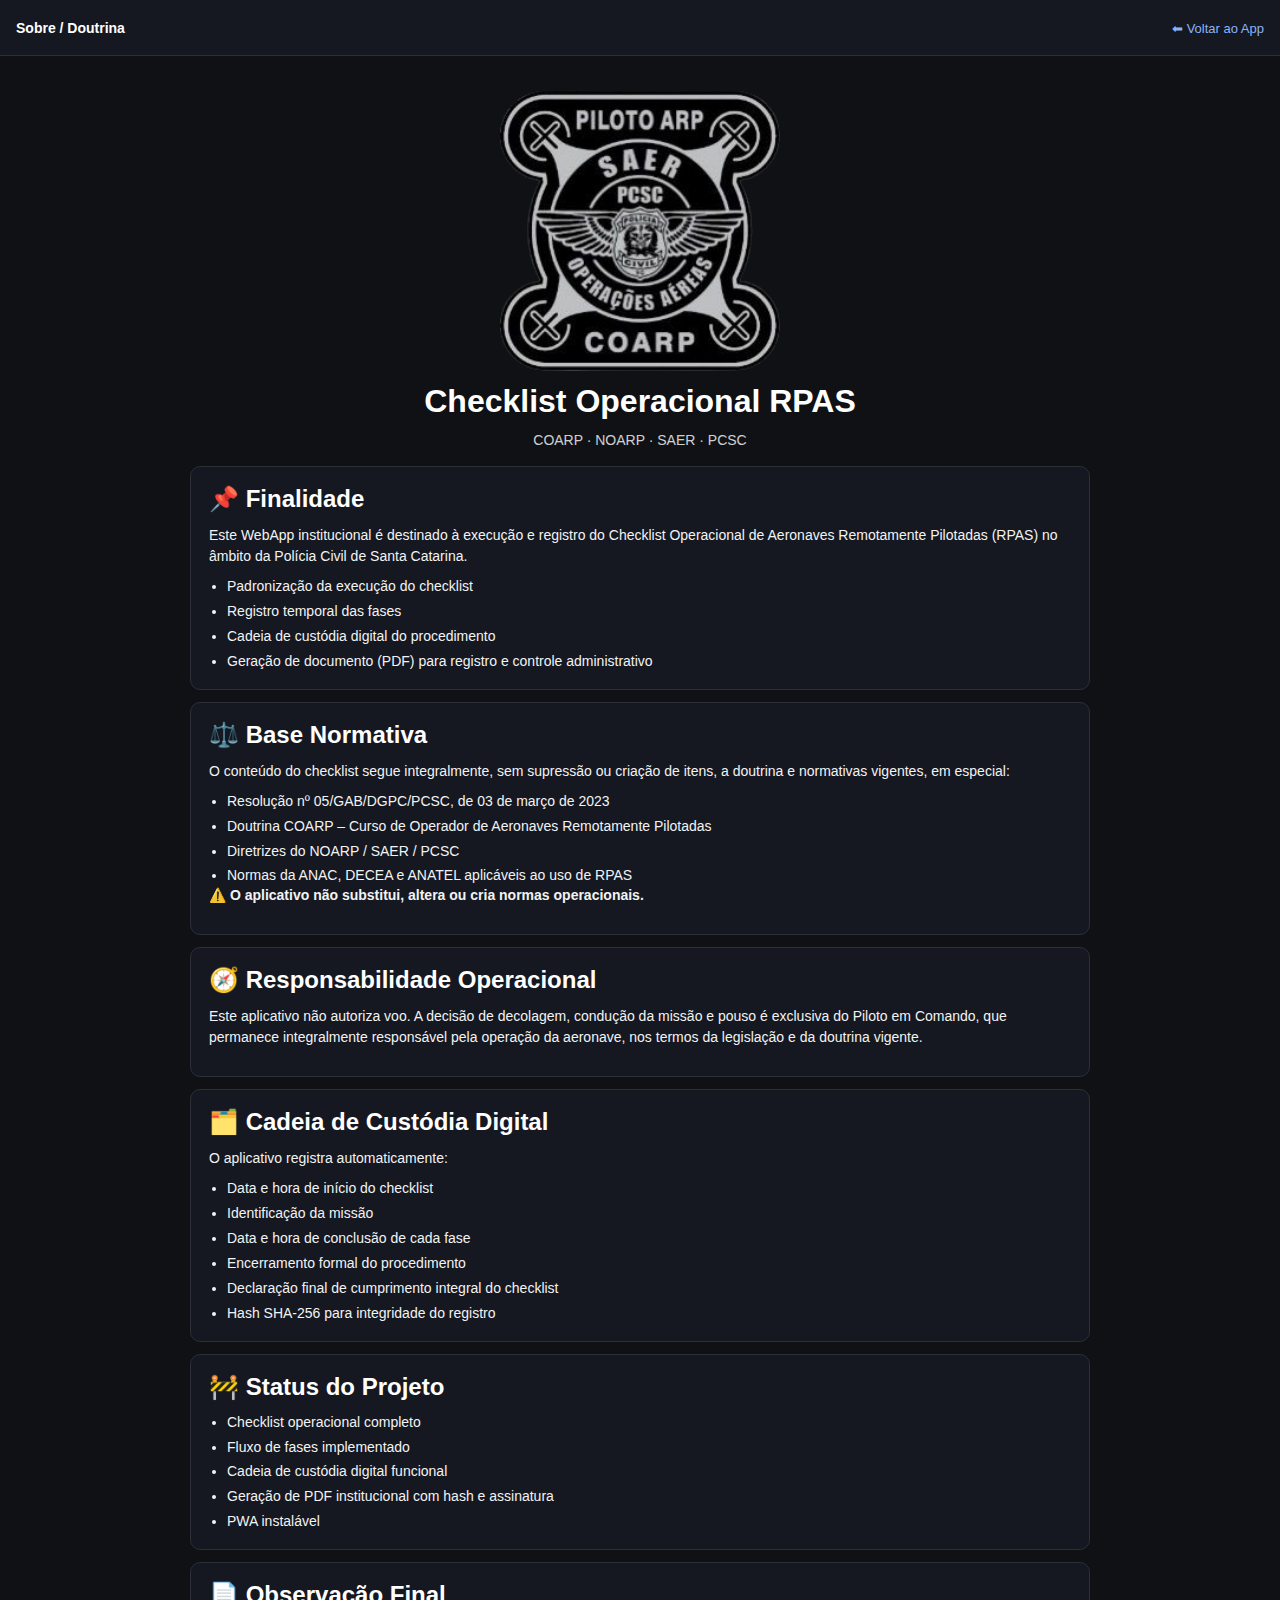
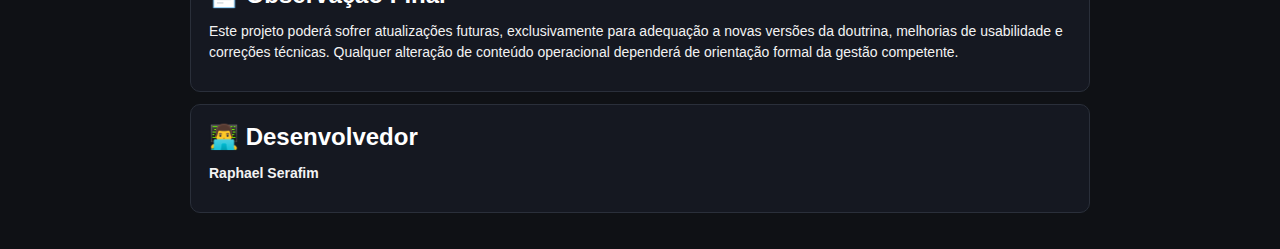
<file: sobre.html>
<!DOCTYPE html>
<html lang="pt-BR">
<head>
  <meta charset="UTF-8" />
  <title>Sobre / Doutrina — Checklist Operacional RPAS</title>
  <meta name="viewport" content="width=device-width, initial-scale=1.0, viewport-fit=cover" />
  <link rel="stylesheet" href="css/style.css" />
  <meta name="theme-color" content="#000000" />
</head>

<body>

<header class="app-header">
  <div class="header-left">
    <span class="header-title">Sobre / Doutrina</span>
  </div>
  <div class="header-right">
    <a href="index.html" class="header-link" rel="noopener">⬅ Voltar ao App</a>
  </div>
</header>

<main class="app-container">

  <section class="screen active">
    <!-- LOGO CORRETO: NOARP -->
    <img
      src="assets/logos/noarp.png"
      alt="NOARP"
      style="display:block;margin:18px auto 12px;max-width:280px;width:70%;height:auto;"
    />

    <h1 style="text-align:center;margin-top:10px;">Checklist Operacional RPAS</h1>
    <p class="subtitle" style="text-align:center;">COARP · NOARP · SAER · PCSC</p>

    <div class="card" style="margin-top:18px;">
      <h2>📌 Finalidade</h2>
      <p>
        Este WebApp institucional é destinado à execução e registro do Checklist Operacional de
        Aeronaves Remotamente Pilotadas (RPAS) no âmbito da Polícia Civil de Santa Catarina.
      </p>
      <ul>
        <li>Padronização da execução do checklist</li>
        <li>Registro temporal das fases</li>
        <li>Cadeia de custódia digital do procedimento</li>
        <li>Geração de documento (PDF) para registro e controle administrativo</li>
      </ul>
    </div>

    <div class="card">
      <h2>⚖️ Base Normativa</h2>
      <p>
        O conteúdo do checklist segue integralmente, sem supressão ou criação de itens, a doutrina e normativas vigentes, em especial:
      </p>
      <ul>
        <li>Resolução nº 05/GAB/DGPC/PCSC, de 03 de março de 2023</li>
        <li>Doutrina COARP – Curso de Operador de Aeronaves Remotamente Pilotadas</li>
        <li>Diretrizes do NOARP / SAER / PCSC</li>
        <li>Normas da ANAC, DECEA e ANATEL aplicáveis ao uso de RPAS</li>
      </ul>
      <p><strong>⚠️ O aplicativo não substitui, altera ou cria normas operacionais.</strong></p>
    </div>

    <div class="card">
      <h2>🧭 Responsabilidade Operacional</h2>
      <p>
        Este aplicativo não autoriza voo. A decisão de decolagem, condução da missão e pouso é exclusiva do Piloto em Comando,
        que permanece integralmente responsável pela operação da aeronave, nos termos da legislação e da doutrina vigente.
      </p>
    </div>

    <div class="card">
      <h2>🗂️ Cadeia de Custódia Digital</h2>
      <p>O aplicativo registra automaticamente:</p>
      <ul>
        <li>Data e hora de início do checklist</li>
        <li>Identificação da missão</li>
        <li>Data e hora de conclusão de cada fase</li>
        <li>Encerramento formal do procedimento</li>
        <li>Declaração final de cumprimento integral do checklist</li>
        <li>Hash SHA-256 para integridade do registro</li>
      </ul>
    </div>

    <div class="card">
      <h2>🚧 Status do Projeto</h2>
      <ul>
        <li>Checklist operacional completo</li>
        <li>Fluxo de fases implementado</li>
        <li>Cadeia de custódia digital funcional</li>
        <li>Geração de PDF institucional com hash e assinatura</li>
        <li>PWA instalável</li>
      </ul>
    </div>

    <div class="card">
      <h2>📄 Observação Final</h2>
      <p>
        Este projeto poderá sofrer atualizações futuras, exclusivamente para adequação a novas versões da doutrina,
        melhorias de usabilidade e correções técnicas. Qualquer alteração de conteúdo operacional dependerá de orientação formal
        da gestão competente.
      </p>
    </div>

    <div class="card">
      <h2>👨‍💻 Desenvolvedor</h2>
      <p><strong>Raphael Serafim</strong></p>
    </div>

  </section>

</main>

</body>
</html>
</file>
<file: css/style.css>
/* ===== RESET ===== */
* {
  box-sizing: border-box;
  margin: 0;
  padding: 0;
}

body {
  font-family: Arial, Helvetica, sans-serif;
  background-color: #0f1115;
  color: #ffffff;
}

/* ===== HEADER ===== */
.app-header {
  position: fixed;
  top: 0;
  left: 0;
  right: 0;
  height: 56px;
  background-color: #151821;
  border-bottom: 1px solid #2a2f3a;
  display: flex;
  align-items: center;
  justify-content: space-between;
  padding: 0 16px;
  z-index: 1000;
}

.header-left {
  display: flex;
  align-items: center;
  gap: 12px;
}

.header-logo {
  height: 32px;
}

.header-title {
  font-size: 14px;
  font-weight: bold;
}

.header-link {
  color: #8ab4f8;
  text-decoration: none;
  font-size: 13px;
}

.header-link:active,
.header-link:hover {
  text-decoration: underline;
}

/* ===== CONTEÚDO ===== */
.app-container {
  padding-top: 72px;
  padding-left: 16px;
  padding-right: 16px;
  padding-bottom: 24px;
}

/* ===== TELAS ===== */
.screen {
  display: none;
  max-width: 900px;
  margin: 0 auto;
}

.screen.active {
  display: block;
}

/* ===== SPLASH ===== */
.splash-screen {
  text-align: center;
}

.splash-logos {
  display: flex;
  justify-content: center;
  gap: 32px;
  margin-bottom: 24px;
}

.splash-logos img {
  height: 64px;
}

/* ===== TEXTOS ===== */
h1 {
  margin-bottom: 12px;
}

h2 {
  margin-bottom: 12px;
}

.subtitle {
  font-size: 14px;
  opacity: 0.8;
  margin-bottom: 16px;
}

.warning {
  font-size: 13px;
  color: #fbbc04;
  margin-bottom: 24px;
}

/* ===== FORM ===== */
form {
  display: flex;
  flex-direction: column;
  gap: 12px;
}

/* ===== CHECKLIST ===== */
.checklist {
  background-color: #151821;
  border: 1px solid #2a2f3a;
  border-radius: 6px;
  padding: 20px;
}

.checklist label {
  display: flex;
  gap: 12px;
  padding: 10px 0;
  font-size: 15px;
  border-bottom: 1px solid #2a2f3a;
}

.checklist label:last-child {
  border-bottom: none;
}

.checklist input[type="checkbox"] {
  width: 18px;
  height: 18px;
}

/* ===== INPUTS ===== */
input, select, textarea {
  padding: 10px;
  font-size: 14px;
  border-radius: 4px;
  border: none;
}

textarea {
  resize: vertical;
}

/* ===== BOTÕES (base) ===== */
button {
  margin-top: 16px;
  padding: 12px;
  font-size: 15px;
  background-color: #1a73e8; /* fallback */
  color: white;
  border: none;
  border-radius: 4px;
  cursor: pointer;
}

/* ===== BOTÕES (classes do app) ===== */
.btn-primary {
  background-color: #1a73e8; /* azul: Avançar / Finalizar / Assinar */
}

.btn-secondary {
  background-color: #d93025; /* vermelho: Encerrar / Confirmar Encerramento */
}

.btn-tertiary {
  background-color: #3c4043; /* cinza: Voltar */
}

/* ===== Linha de botões (Encerrar x Avançar etc.) ===== */
.button-row {
  display: flex;
  gap: 12px;
  flex-wrap: wrap;
}

.button-row button {
  margin-top: 16px;
  flex: 1;
  min-width: 160px;
}

/* =====================================================
   SOBRE / DOUTRINA (visual mais profissional)
   ===================================================== */

.about-header {
  margin-bottom: 14px;
}

.about-title {
  font-size: 18px;
  font-weight: 700;
  margin-bottom: 6px;
}

.about-subtitle {
  font-size: 13px;
  opacity: 0.85;
  line-height: 1.35;
}

.about-logos-row {
  display: flex;
  justify-content: center;
  align-items: center;
  gap: 18px;
  margin: 14px 0 10px;
}

.about-logos-hero {
  display: flex;
  justify-content: center;
  align-items: center;
  gap: 22px;
  margin: 8px 0 18px;
  flex-wrap: wrap;
}

.about-logo {
  display: block;
  width: auto;
  object-fit: contain;
}

.about-logo-sm {
  height: 56px; /* aumentei para ficar proporcional */
}

.about-logo-lg {
  height: 74px; /* destaque, mas sem “engolir” os demais */
  max-width: 360px;
}

.card {
  background-color: #151821;
  border: 1px solid #2a2f3a;
  border-radius: 10px;
  padding: 18px;
  margin: 12px 0;
}

.card h3 {
  font-size: 15px;
  margin-bottom: 10px;
}

.card p {
  font-size: 14px;
  line-height: 1.5;
  opacity: 0.95;
  margin-bottom: 10px;
}

.card ul {
  padding-left: 18px;
  display: grid;
  gap: 6px;
  margin: 8px 0 0;
}

.card li {
  font-size: 14px;
  line-height: 1.35;
  opacity: 0.95;
}

.note {
  border-left: 3px solid #fbbc04;
  padding-left: 10px;
  margin-top: 10px;
  color: #fbbc04;
}
</file>
